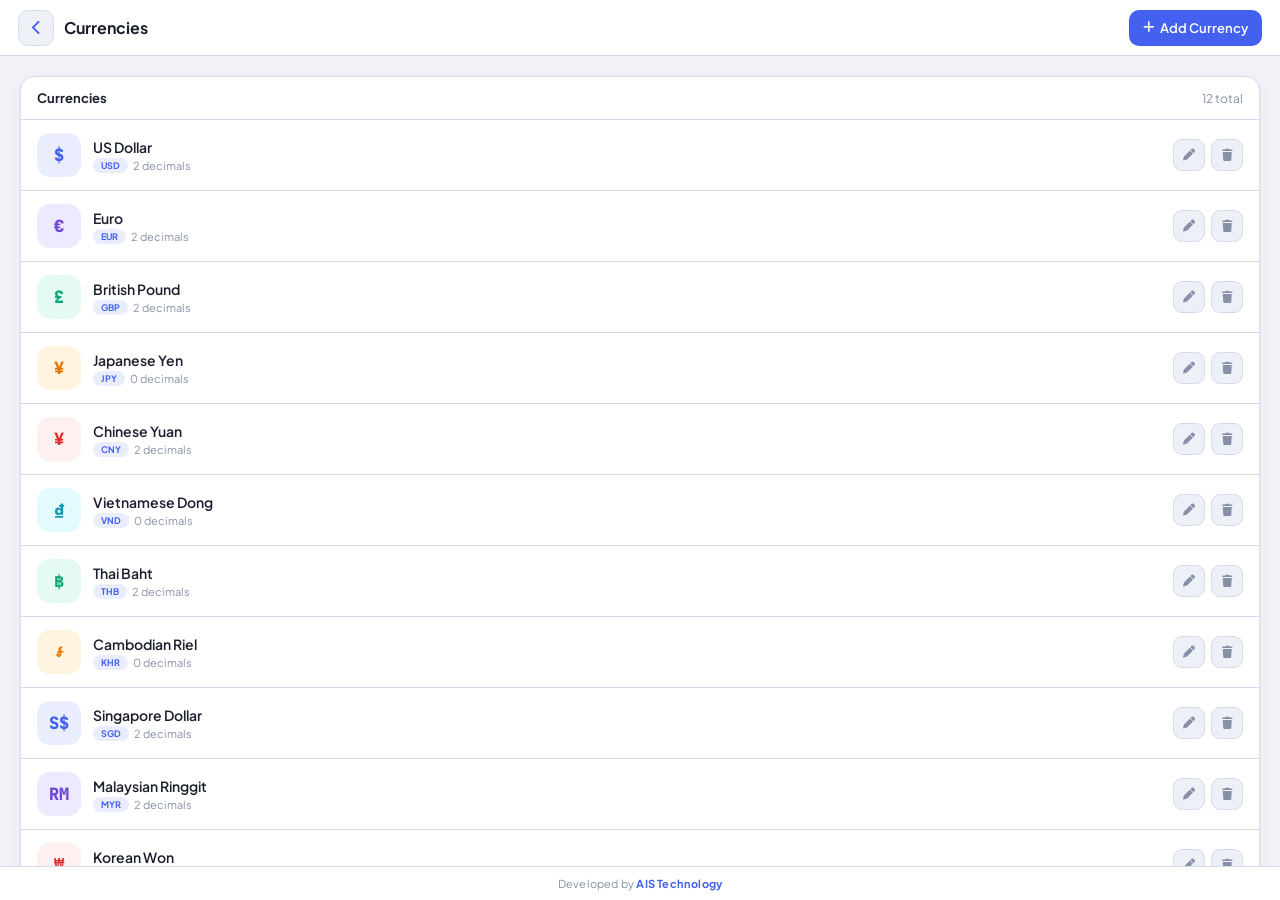
<file: currencies.html>
<!DOCTYPE html>
<html lang="en">
<head>
<meta charset="UTF-8">
<meta name="viewport" content="width=device-width,initial-scale=1.0,viewport-fit=cover">
<title>Currencies — POMS</title>
<link rel="stylesheet" href="shared.css">
<link href="https://cdnjs.cloudflare.com/ajax/libs/font-awesome/6.5.0/css/all.min.css" rel="stylesheet">
<style>
/* Currency symbol avatar override — larger mono font */
.cur-av { font-family: var(--mono); font-size: 17px; font-weight: 800; }
</style>
</head>
<body>
<div class="app">
  <div class="main">

    <div class="topbar">
      <a href="index.html" class="t-back"><i class="fa fa-chevron-left"></i></a>
      <div class="topbar-title">Currencies</div>
      <div class="topbar-actions">
        <button class="t-btn" onclick="openModal()"><i class="fa fa-plus"></i> Add Currency</button>
      </div>
    </div>

    <div class="content">
      <div class="card">
        <div class="card-head">
          <div class="card-title">Currencies</div>
          <span class="card-sub">12 total</span>
        </div>

        <div class="li">
          <div class="li-av cur-av" style="background:var(--acc-lt);color:var(--acc);">$</div>
          <div class="li-bd"><div class="li-nm">US Dollar</div><div class="li-sub"><span class="tag t-bl" style="font-size:9px;">USD</span><span>2 decimals</span></div></div>
          <div class="li-acts"><div class="abt" onclick="openModal('Edit Currency')"><i class="fa fa-pen"></i></div><div class="abt del"><i class="fa fa-trash"></i></div></div>
        </div>

        <div class="li">
          <div class="li-av cur-av" style="background:#ede9fe;color:var(--pur);">€</div>
          <div class="li-bd"><div class="li-nm">Euro</div><div class="li-sub"><span class="tag t-bl" style="font-size:9px;">EUR</span><span>2 decimals</span></div></div>
          <div class="li-acts"><div class="abt" onclick="openModal('Edit Currency')"><i class="fa fa-pen"></i></div><div class="abt del"><i class="fa fa-trash"></i></div></div>
        </div>

        <div class="li">
          <div class="li-av cur-av" style="background:var(--grn-lt);color:var(--grn);">£</div>
          <div class="li-bd"><div class="li-nm">British Pound</div><div class="li-sub"><span class="tag t-bl" style="font-size:9px;">GBP</span><span>2 decimals</span></div></div>
          <div class="li-acts"><div class="abt" onclick="openModal('Edit Currency')"><i class="fa fa-pen"></i></div><div class="abt del"><i class="fa fa-trash"></i></div></div>
        </div>

        <div class="li">
          <div class="li-av cur-av" style="background:var(--amb-lt);color:var(--amb);">¥</div>
          <div class="li-bd"><div class="li-nm">Japanese Yen</div><div class="li-sub"><span class="tag t-bl" style="font-size:9px;">JPY</span><span>0 decimals</span></div></div>
          <div class="li-acts"><div class="abt" onclick="openModal('Edit Currency')"><i class="fa fa-pen"></i></div><div class="abt del"><i class="fa fa-trash"></i></div></div>
        </div>

        <div class="li">
          <div class="li-av cur-av" style="background:var(--red-lt);color:var(--red);">¥</div>
          <div class="li-bd"><div class="li-nm">Chinese Yuan</div><div class="li-sub"><span class="tag t-bl" style="font-size:9px;">CNY</span><span>2 decimals</span></div></div>
          <div class="li-acts"><div class="abt" onclick="openModal('Edit Currency')"><i class="fa fa-pen"></i></div><div class="abt del"><i class="fa fa-trash"></i></div></div>
        </div>

        <div class="li">
          <div class="li-av cur-av" style="background:var(--cyn-lt);color:var(--cyn);">₫</div>
          <div class="li-bd"><div class="li-nm">Vietnamese Dong</div><div class="li-sub"><span class="tag t-bl" style="font-size:9px;">VND</span><span>0 decimals</span></div></div>
          <div class="li-acts"><div class="abt" onclick="openModal('Edit Currency')"><i class="fa fa-pen"></i></div><div class="abt del"><i class="fa fa-trash"></i></div></div>
        </div>

        <div class="li">
          <div class="li-av cur-av" style="background:var(--grn-lt);color:var(--grn);">฿</div>
          <div class="li-bd"><div class="li-nm">Thai Baht</div><div class="li-sub"><span class="tag t-bl" style="font-size:9px;">THB</span><span>2 decimals</span></div></div>
          <div class="li-acts"><div class="abt" onclick="openModal('Edit Currency')"><i class="fa fa-pen"></i></div><div class="abt del"><i class="fa fa-trash"></i></div></div>
        </div>

        <div class="li">
          <div class="li-av cur-av" style="background:var(--amb-lt);color:var(--amb);">៛</div>
          <div class="li-bd"><div class="li-nm">Cambodian Riel</div><div class="li-sub"><span class="tag t-bl" style="font-size:9px;">KHR</span><span>0 decimals</span></div></div>
          <div class="li-acts"><div class="abt" onclick="openModal('Edit Currency')"><i class="fa fa-pen"></i></div><div class="abt del"><i class="fa fa-trash"></i></div></div>
        </div>

        <div class="li">
          <div class="li-av cur-av" style="background:var(--acc-lt);color:var(--acc);">S$</div>
          <div class="li-bd"><div class="li-nm">Singapore Dollar</div><div class="li-sub"><span class="tag t-bl" style="font-size:9px;">SGD</span><span>2 decimals</span></div></div>
          <div class="li-acts"><div class="abt" onclick="openModal('Edit Currency')"><i class="fa fa-pen"></i></div><div class="abt del"><i class="fa fa-trash"></i></div></div>
        </div>

        <div class="li">
          <div class="li-av cur-av" style="background:#ede9fe;color:var(--pur);">RM</div>
          <div class="li-bd"><div class="li-nm">Malaysian Ringgit</div><div class="li-sub"><span class="tag t-bl" style="font-size:9px;">MYR</span><span>2 decimals</span></div></div>
          <div class="li-acts"><div class="abt" onclick="openModal('Edit Currency')"><i class="fa fa-pen"></i></div><div class="abt del"><i class="fa fa-trash"></i></div></div>
        </div>

        <div class="li">
          <div class="li-av cur-av" style="background:var(--red-lt);color:var(--red);">₩</div>
          <div class="li-bd"><div class="li-nm">Korean Won</div><div class="li-sub"><span class="tag t-bl" style="font-size:9px;">KRW</span><span>0 decimals</span></div></div>
          <div class="li-acts"><div class="abt" onclick="openModal('Edit Currency')"><i class="fa fa-pen"></i></div><div class="abt del"><i class="fa fa-trash"></i></div></div>
        </div>

        <div class="li">
          <div class="li-av cur-av" style="background:var(--cyn-lt);color:var(--cyn);">Rp</div>
          <div class="li-bd"><div class="li-nm">Indonesian Rupiah</div><div class="li-sub"><span class="tag t-bl" style="font-size:9px;">IDR</span><span>0 decimals</span></div></div>
          <div class="li-acts"><div class="abt" onclick="openModal('Edit Currency')"><i class="fa fa-pen"></i></div><div class="abt del"><i class="fa fa-trash"></i></div></div>
        </div>

      </div>
    </div><!-- /content -->
  <footer class="app-footer">Developed by <span>AIS Technology</span></footer>
  </div><!-- /main -->
</div><!-- /app -->

<!-- Add / Edit Modal -->
<div class="overlay" id="curModal">
  <div class="sheet">
    <div class="sh-drag"></div>
    <div class="sh-hd">
      <h3 id="curMT">Add Currency</h3>
      <button class="sh-cl" onclick="closeModal()"><i class="fa fa-times"></i></button>
    </div>
    <div class="sh-bd">
      <div class="r2">
        <div class="field"><label>Code *</label><input placeholder="USD" maxlength="10"></div>
        <div class="field"><label>Symbol *</label><input placeholder="$" maxlength="5"></div>
      </div>
      <div class="field"><label>Currency Name *</label><input placeholder="US Dollar"></div>
      <div class="field"><label>Decimal Places</label>
        <select>
          <option value="0">0 decimals (VND, JPY, KHR)</option>
          <option value="2" selected>2 decimals (USD, EUR, CNY)</option>
        </select>
      </div>
      <button class="sh-save"><i class="fa fa-check" style="margin-right:6px;"></i>Save Currency</button>
    </div>
  </div>
</div>

<script>
function openModal(t) {
  document.getElementById('curMT').textContent = t || 'Add Currency';
  document.getElementById('curModal').classList.add('show');
}
function closeModal() {
  document.getElementById('curModal').classList.remove('show');
}
document.getElementById('curModal').addEventListener('click', function(e) {
  if (e.target === this) closeModal();
});
</script>
</body>
</html>
</file>
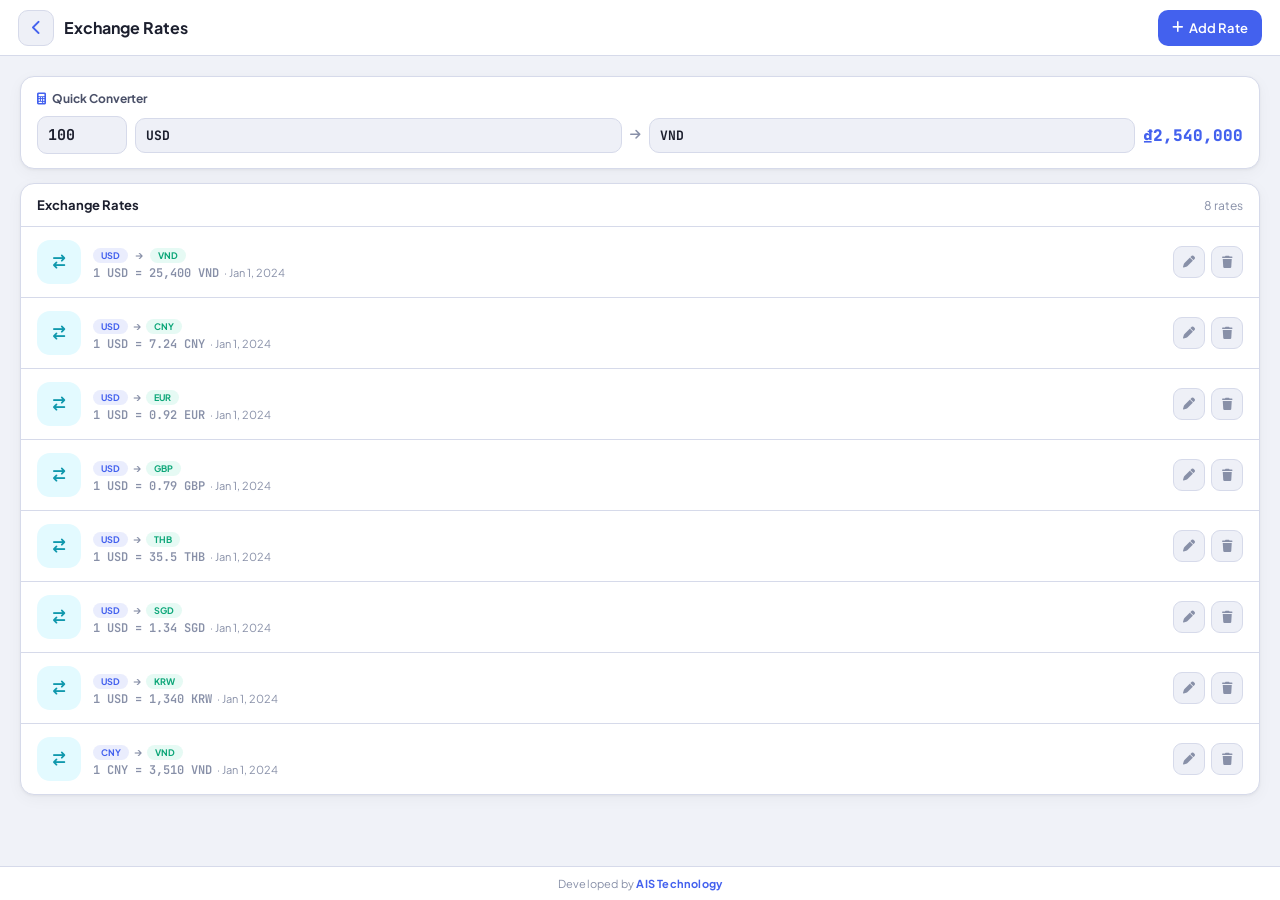
<file: exchange.html>
<!DOCTYPE html>
<html lang="en">
<head>
<meta charset="UTF-8">
<meta name="viewport" content="width=device-width,initial-scale=1.0,viewport-fit=cover">
<title>Exchange Rates — POMS</title>
<link rel="stylesheet" href="shared.css">
<link href="https://cdnjs.cloudflare.com/ajax/libs/font-awesome/6.5.0/css/all.min.css" rel="stylesheet">
<style>
/* ── Quick Converter ── */
.converter-bar {
  background: var(--s1); border: 1px solid var(--bd); border-radius: 14px;
  padding: 14px 16px; margin-bottom: 14px; box-shadow: var(--sh);
}
.conv-label {
  font-size: 12px; font-weight: 700; color: var(--tx2);
  margin-bottom: 10px; display: flex; align-items: center; gap: 6px;
}
.conv-row {
  display: flex; align-items: center; gap: 8px; flex-wrap: wrap;
}
.conv-row input {
  width: 90px; background: var(--s2); border: 1.5px solid var(--bd);
  border-radius: 10px; padding: 8px 10px; font-family: var(--mono);
  font-size: 15px; font-weight: 700; outline: none; color: var(--txt);
  transition: border .17s;
}
.conv-row input:focus { border-color: var(--acc); background: #fff; }
.conv-row select {
  background: var(--s2); border: 1.5px solid var(--bd); border-radius: 10px;
  padding: 8px 10px; font-family: var(--mono); font-size: 13px; font-weight: 700;
  outline: none; -webkit-appearance: none; color: var(--txt); cursor: pointer;
  flex: 1; min-width: 70px; transition: border .17s;
}
.conv-row select:focus { border-color: var(--acc); }
.conv-arrow { color: var(--mut); font-size: 12px; flex-shrink: 0; }
.conv-result {
  font-family: var(--mono); font-weight: 800; font-size: 16px;
  color: var(--acc); min-width: 80px; flex-shrink: 0;
}

/* ── Rate preview in modal ── */
.rate-preview {
  background: var(--acc-lt); border: 1.5px solid rgba(67,97,238,.18);
  border-radius: 10px; padding: 9px 13px; margin-bottom: 12px;
  font-size: 12px; color: var(--acc); font-family: var(--mono); font-weight: 600;
}
</style>
</head>
<body>
<div class="app">
  <div class="main">

    <div class="topbar">
      <a href="index.html" class="t-back"><i class="fa fa-chevron-left"></i></a>
      <div class="topbar-title">Exchange Rates</div>
      <div class="topbar-actions">
        <button class="t-btn" onclick="openRateModal()"><i class="fa fa-plus"></i> Add Rate</button>
      </div>
    </div>

    <div class="content">

      <!-- Quick Converter -->
      <div class="converter-bar">
        <div class="conv-label">
          <i class="fa fa-calculator" style="color:var(--acc);"></i> Quick Converter
        </div>
        <div class="conv-row">
          <input type="number" value="100" placeholder="Amount">
          <select><option>USD</option><option>EUR</option><option>CNY</option><option>VND</option></select>
          <i class="fa fa-arrow-right conv-arrow"></i>
          <select><option>VND</option><option>USD</option><option>EUR</option><option>CNY</option></select>
          <div class="conv-result">₫2,540,000</div>
        </div>
      </div>

      <!-- Rates list -->
      <div class="card">
        <div class="card-head">
          <div class="card-title">Exchange Rates</div>
          <span class="card-sub">8 rates</span>
        </div>

        <!-- Rate rows -->
        <div class="li">
          <div class="li-av" style="background:var(--cyn-lt);color:var(--cyn);"><i class="fa fa-arrow-right-arrow-left"></i></div>
          <div class="li-bd">
            <div class="li-nm">
              <span class="tag t-bl" style="font-size:9px;">USD</span>
              <span style="color:var(--mut);margin:0 5px;font-size:11px;">→</span>
              <span class="tag t-gn" style="font-size:9px;">VND</span>
            </div>
            <div class="li-sub"><span style="font-family:var(--mono);font-weight:600;font-size:12px;">1 USD = 25,400 VND</span><span>· Jan 1, 2024</span></div>
          </div>
          <div class="li-acts"><div class="abt" onclick="openRateModal('Edit Rate')"><i class="fa fa-pen"></i></div><div class="abt del"><i class="fa fa-trash"></i></div></div>
        </div>

        <div class="li">
          <div class="li-av" style="background:var(--cyn-lt);color:var(--cyn);"><i class="fa fa-arrow-right-arrow-left"></i></div>
          <div class="li-bd">
            <div class="li-nm"><span class="tag t-bl" style="font-size:9px;">USD</span><span style="color:var(--mut);margin:0 5px;font-size:11px;">→</span><span class="tag t-gn" style="font-size:9px;">CNY</span></div>
            <div class="li-sub"><span style="font-family:var(--mono);font-weight:600;font-size:12px;">1 USD = 7.24 CNY</span><span>· Jan 1, 2024</span></div>
          </div>
          <div class="li-acts"><div class="abt" onclick="openRateModal('Edit Rate')"><i class="fa fa-pen"></i></div><div class="abt del"><i class="fa fa-trash"></i></div></div>
        </div>

        <div class="li">
          <div class="li-av" style="background:var(--cyn-lt);color:var(--cyn);"><i class="fa fa-arrow-right-arrow-left"></i></div>
          <div class="li-bd">
            <div class="li-nm"><span class="tag t-bl" style="font-size:9px;">USD</span><span style="color:var(--mut);margin:0 5px;font-size:11px;">→</span><span class="tag t-gn" style="font-size:9px;">EUR</span></div>
            <div class="li-sub"><span style="font-family:var(--mono);font-weight:600;font-size:12px;">1 USD = 0.92 EUR</span><span>· Jan 1, 2024</span></div>
          </div>
          <div class="li-acts"><div class="abt" onclick="openRateModal('Edit Rate')"><i class="fa fa-pen"></i></div><div class="abt del"><i class="fa fa-trash"></i></div></div>
        </div>

        <div class="li">
          <div class="li-av" style="background:var(--cyn-lt);color:var(--cyn);"><i class="fa fa-arrow-right-arrow-left"></i></div>
          <div class="li-bd">
            <div class="li-nm"><span class="tag t-bl" style="font-size:9px;">USD</span><span style="color:var(--mut);margin:0 5px;font-size:11px;">→</span><span class="tag t-gn" style="font-size:9px;">GBP</span></div>
            <div class="li-sub"><span style="font-family:var(--mono);font-weight:600;font-size:12px;">1 USD = 0.79 GBP</span><span>· Jan 1, 2024</span></div>
          </div>
          <div class="li-acts"><div class="abt" onclick="openRateModal('Edit Rate')"><i class="fa fa-pen"></i></div><div class="abt del"><i class="fa fa-trash"></i></div></div>
        </div>

        <div class="li">
          <div class="li-av" style="background:var(--cyn-lt);color:var(--cyn);"><i class="fa fa-arrow-right-arrow-left"></i></div>
          <div class="li-bd">
            <div class="li-nm"><span class="tag t-bl" style="font-size:9px;">USD</span><span style="color:var(--mut);margin:0 5px;font-size:11px;">→</span><span class="tag t-gn" style="font-size:9px;">THB</span></div>
            <div class="li-sub"><span style="font-family:var(--mono);font-weight:600;font-size:12px;">1 USD = 35.5 THB</span><span>· Jan 1, 2024</span></div>
          </div>
          <div class="li-acts"><div class="abt" onclick="openRateModal('Edit Rate')"><i class="fa fa-pen"></i></div><div class="abt del"><i class="fa fa-trash"></i></div></div>
        </div>

        <div class="li">
          <div class="li-av" style="background:var(--cyn-lt);color:var(--cyn);"><i class="fa fa-arrow-right-arrow-left"></i></div>
          <div class="li-bd">
            <div class="li-nm"><span class="tag t-bl" style="font-size:9px;">USD</span><span style="color:var(--mut);margin:0 5px;font-size:11px;">→</span><span class="tag t-gn" style="font-size:9px;">SGD</span></div>
            <div class="li-sub"><span style="font-family:var(--mono);font-weight:600;font-size:12px;">1 USD = 1.34 SGD</span><span>· Jan 1, 2024</span></div>
          </div>
          <div class="li-acts"><div class="abt" onclick="openRateModal('Edit Rate')"><i class="fa fa-pen"></i></div><div class="abt del"><i class="fa fa-trash"></i></div></div>
        </div>

        <div class="li">
          <div class="li-av" style="background:var(--cyn-lt);color:var(--cyn);"><i class="fa fa-arrow-right-arrow-left"></i></div>
          <div class="li-bd">
            <div class="li-nm"><span class="tag t-bl" style="font-size:9px;">USD</span><span style="color:var(--mut);margin:0 5px;font-size:11px;">→</span><span class="tag t-gn" style="font-size:9px;">KRW</span></div>
            <div class="li-sub"><span style="font-family:var(--mono);font-weight:600;font-size:12px;">1 USD = 1,340 KRW</span><span>· Jan 1, 2024</span></div>
          </div>
          <div class="li-acts"><div class="abt" onclick="openRateModal('Edit Rate')"><i class="fa fa-pen"></i></div><div class="abt del"><i class="fa fa-trash"></i></div></div>
        </div>

        <div class="li">
          <div class="li-av" style="background:var(--cyn-lt);color:var(--cyn);"><i class="fa fa-arrow-right-arrow-left"></i></div>
          <div class="li-bd">
            <div class="li-nm"><span class="tag t-bl" style="font-size:9px;">CNY</span><span style="color:var(--mut);margin:0 5px;font-size:11px;">→</span><span class="tag t-gn" style="font-size:9px;">VND</span></div>
            <div class="li-sub"><span style="font-family:var(--mono);font-weight:600;font-size:12px;">1 CNY = 3,510 VND</span><span>· Jan 1, 2024</span></div>
          </div>
          <div class="li-acts"><div class="abt" onclick="openRateModal('Edit Rate')"><i class="fa fa-pen"></i></div><div class="abt del"><i class="fa fa-trash"></i></div></div>
        </div>

      </div>
    </div><!-- /content -->
  <footer class="app-footer">Developed by <span>AIS Technology</span></footer>
  </div><!-- /main -->
</div><!-- /app -->

<!-- Add / Edit Rate Modal -->
<div class="overlay" id="rateModal">
  <div class="sheet">
    <div class="sh-drag"></div>
    <div class="sh-hd">
      <h3 id="rateMT">Add Exchange Rate</h3>
      <button class="sh-cl" onclick="closeRateModal()"><i class="fa fa-times"></i></button>
    </div>
    <div class="sh-bd">
      <div class="r2">
        <div class="field"><label>From *</label>
          <select><option>Select…</option><option>USD</option><option>EUR</option><option>CNY</option><option>VND</option></select>
        </div>
        <div class="field"><label>To *</label>
          <select><option>Select…</option><option>USD</option><option>EUR</option><option>CNY</option><option>VND</option></select>
        </div>
      </div>
      <div class="field"><label>Rate *</label>
        <input type="number" placeholder="e.g. 25400">
      </div>
      <div class="field"><label>Effective Date</label>
        <input type="date" value="2024-03-17">
      </div>
      <div class="rate-preview">1 USD = 25,400 VND</div>
      <button class="sh-save"><i class="fa fa-check" style="margin-right:6px;"></i>Save Rate</button>
    </div>
  </div>
</div>

<script>
function openRateModal(t) {
  document.getElementById('rateMT').textContent = t || 'Add Exchange Rate';
  document.getElementById('rateModal').classList.add('show');
}
function closeRateModal() {
  document.getElementById('rateModal').classList.remove('show');
}
document.getElementById('rateModal').addEventListener('click', function(e) {
  if (e.target === this) closeRateModal();
});
</script>
</body>
</html>
</file>
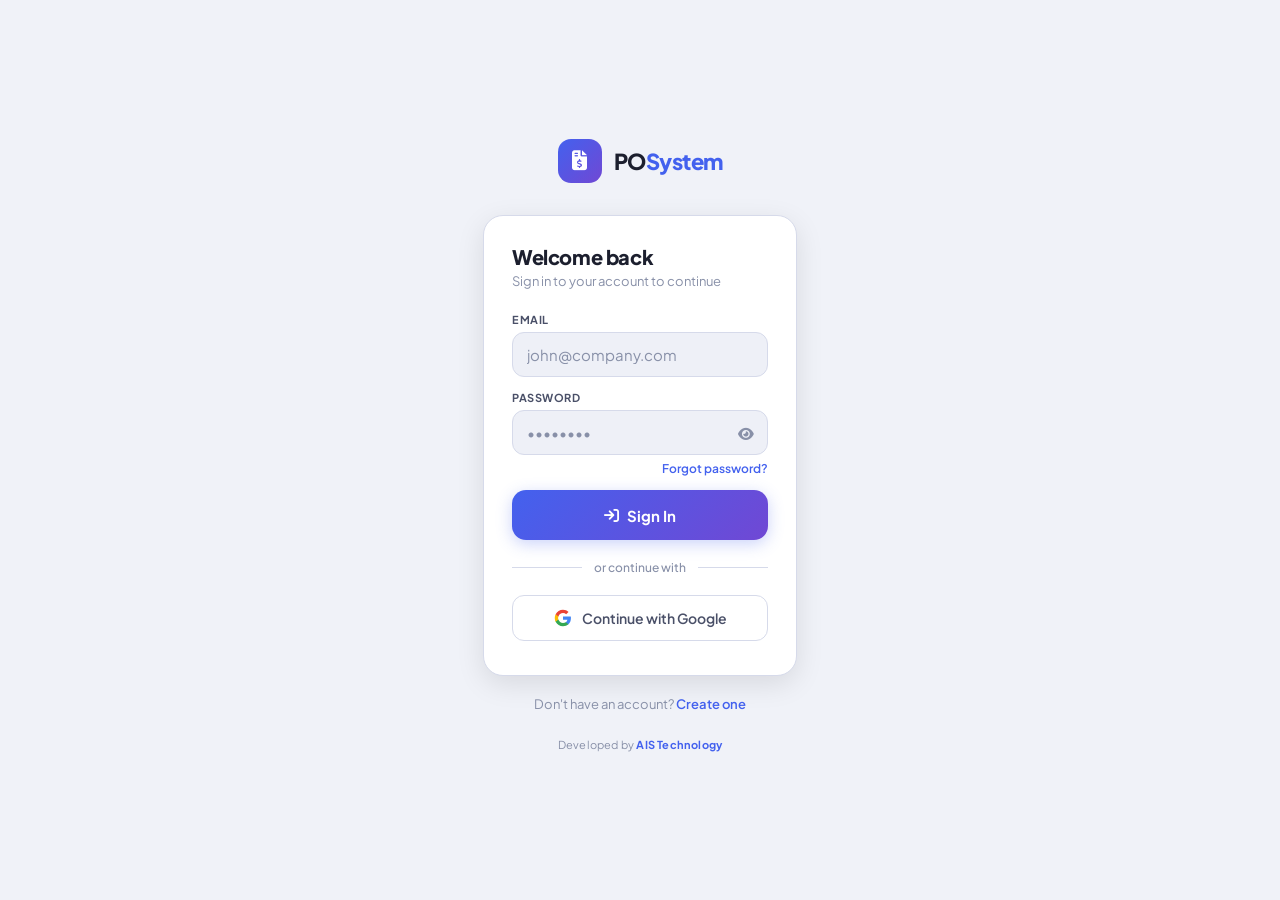
<file: login.html>
<!DOCTYPE html>
<html lang="en">
<head>
<meta charset="UTF-8">
<meta name="viewport" content="width=device-width,initial-scale=1.0,viewport-fit=cover">
<title>Sign In — POMS</title>
<link rel="stylesheet" href="shared.css">
<link href="https://cdnjs.cloudflare.com/ajax/libs/font-awesome/6.5.0/css/all.min.css" rel="stylesheet">
<style>
html, body { height: 100%; display: flex; align-items: center; justify-content: center; }
body { background: var(--bg); padding: 20px; }

.auth-wrap {
  width: 90%;
  max-width: 400px;
  display: flex; flex-direction: column; gap: 0;
}

@media (max-width: 600px)  { .auth-wrap { width: 80vw; } }
@media (min-width: 601px) and (max-width: 1024px) { .auth-wrap { width: 60vw; max-width: 520px; } }
@media (min-width: 1025px) { .auth-wrap { width: 100%; max-width: 400px; } }

/* Brand */
.auth-brand {
  display: flex; align-items: center; gap: 12px;
  justify-content: center; margin-bottom: 32px;
}
.auth-logo {
  width: 44px; height: 44px; border-radius: 13px;
  background: linear-gradient(135deg, var(--acc), var(--pur));
  display: flex; align-items: center; justify-content: center;
  font-size: 20px; color: #fff;
}
.auth-brand-name {
  font-size: 22px; font-weight: 800; letter-spacing: -.5px;
}
.auth-brand-name span { color: var(--acc); }

/* Card */
.auth-card {
  background: var(--s1); border: 1px solid var(--bd);
  border-radius: 20px; padding: 28px 28px 24px;
  box-shadow: var(--sh2);
}
.auth-title    { font-size: 20px; font-weight: 800; margin-bottom: 4px; letter-spacing: -.4px; }
.auth-subtitle { font-size: 13px; color: var(--mut); margin-bottom: 24px; }

/* Fields */
.field { margin-bottom: 14px; }
.field label {
  display: block; font-size: 11px; font-weight: 700; color: var(--tx2);
  margin-bottom: 6px; text-transform: uppercase; letter-spacing: .5px;
}
.field input {
  width: 100%; background: var(--s2); border: 1.5px solid var(--bd);
  border-radius: 12px; color: var(--txt); font-family: var(--sans);
  font-size: 15px; padding: 12px 14px; outline: none;
  transition: border .17s, box-shadow .17s; -webkit-appearance: none;
}
.field input:focus {
  border-color: var(--acc); background: #fff;
  box-shadow: 0 0 0 3px rgba(67,97,238,.1);
}
.field input::placeholder { color: var(--mut); }

/* Password toggle */
.field-pw { position: relative; }
.field-pw input { padding-right: 46px; }
.pw-toggle {
  position: absolute; right: 14px; top: 50%; transform: translateY(-50%);
  color: var(--mut); cursor: pointer; font-size: 14px;
  background: none; border: none; padding: 0;
}
.pw-toggle:hover { color: var(--acc); }

/* Forgot */
.field-meta {
  display: flex; justify-content: flex-end; margin-top: -8px; margin-bottom: 14px;
}
.field-meta a { font-size: 12px; color: var(--acc); font-weight: 600; }

/* Submit */
.auth-btn {
  width: 100%; height: 50px; border-radius: 14px;
  background: linear-gradient(135deg, var(--acc), var(--pur));
  border: none; color: #fff; font-family: var(--sans);
  font-weight: 700; font-size: 15px; cursor: pointer;
  box-shadow: 0 4px 16px rgba(67,97,238,.28);
  transition: opacity .15s, transform .12s;
  display: flex; align-items: center; justify-content: center; gap: 8px;
}
.auth-btn:hover  { opacity: .92; }
.auth-btn:active { transform: scale(.98); }

/* Divider */
.divider {
  display: flex; align-items: center; gap: 12px;
  margin: 20px 0; color: var(--mut); font-size: 12px; font-weight: 500;
}
.divider::before, .divider::after {
  content: ''; flex: 1; height: 1px; background: var(--bd);
}

/* OAuth button */
.oauth-btn {
  width: 100%; height: 46px; border-radius: 12px;
  background: var(--s1); border: 1.5px solid var(--bd);
  color: var(--tx2); font-family: var(--sans); font-weight: 600; font-size:14px;
  cursor: pointer; display: flex; align-items: center; justify-content: center; gap: 10px;
  transition: all .15s; margin-bottom: 10px;
}
.oauth-btn:hover { background: var(--s2); border-color: var(--acc); }
.oauth-btn img { width: 18px; height: 18px; }

/* Footer link */
.auth-footer {
  text-align: center; margin-top: 20px;
  font-size: 13px; color: var(--mut);
}
.auth-footer a { color: var(--acc); font-weight: 600; }

/* Override shared footer style for auth pages */
.auth-wrap .app-footer {
  border-top: none; background: transparent; margin-top: 16px;
}
</style>
</head>
<body>
<div class="auth-wrap">

  <div class="auth-brand">
    <div class="auth-logo"><i class="fa fa-file-invoice-dollar"></i></div>
    <div class="auth-brand-name">PO<span>System</span></div>
  </div>

  <div class="auth-card">
    <div class="auth-title">Welcome back</div>
    <div class="auth-subtitle">Sign in to your account to continue</div>

    <div class="field">
      <label>Email</label>
      <input type="email" placeholder="john@company.com" autocomplete="email">
    </div>

    <div class="field">
      <label>Password</label>
      <div class="field-pw">
        <input type="password" id="pwInput" placeholder="••••••••" autocomplete="current-password">
        <button class="pw-toggle" onclick="togglePw()" type="button">
          <i class="fa fa-eye" id="pwIcon"></i>
        </button>
      </div>
    </div>

    <div class="field-meta">
      <a href="#">Forgot password?</a>
    </div>

    <a href="index.html">
      <button class="auth-btn">
        <i class="fa fa-arrow-right-to-bracket"></i> Sign In
      </button>
    </a>

    <div class="divider">or continue with</div>

    <button class="oauth-btn">
      <svg width="18" height="18" viewBox="0 0 24 24"><path fill="#4285F4" d="M22.56 12.25c0-.78-.07-1.53-.2-2.25H12v4.26h5.92c-.26 1.37-1.04 2.53-2.21 3.31v2.77h3.57c2.08-1.92 3.28-4.74 3.28-8.09z"/><path fill="#34A853" d="M12 23c2.97 0 5.46-.98 7.28-2.66l-3.57-2.77c-.98.66-2.23 1.06-3.71 1.06-2.86 0-5.29-1.93-6.16-4.53H2.18v2.84C3.99 20.53 7.7 23 12 23z"/><path fill="#FBBC05" d="M5.84 14.09c-.22-.66-.35-1.36-.35-2.09s.13-1.43.35-2.09V7.07H2.18C1.43 8.55 1 10.22 1 12s.43 3.45 1.18 4.93l3.66-2.84z"/><path fill="#EA4335" d="M12 5.38c1.62 0 3.06.56 4.21 1.64l3.15-3.15C17.45 2.09 14.97 1 12 1 7.7 1 3.99 3.47 2.18 7.07l3.66 2.84c.87-2.6 3.3-4.53 6.16-4.53z"/></svg>
      Continue with Google
    </button>
  </div>

  <div class="auth-footer">
    Don't have an account? <a href="register.html">Create one</a>
  </div>

  <p class="app-footer">Developed by <span>AIS Technology</span></p>

</div>

<script>
function togglePw() {
  var inp = document.getElementById('pwInput');
  var ico = document.getElementById('pwIcon');
  if (inp.type === 'password') {
    inp.type = 'text';
    ico.className = 'fa fa-eye-slash';
  } else {
    inp.type = 'password';
    ico.className = 'fa fa-eye';
  }
}
</script>
</body>
</html>
</file>
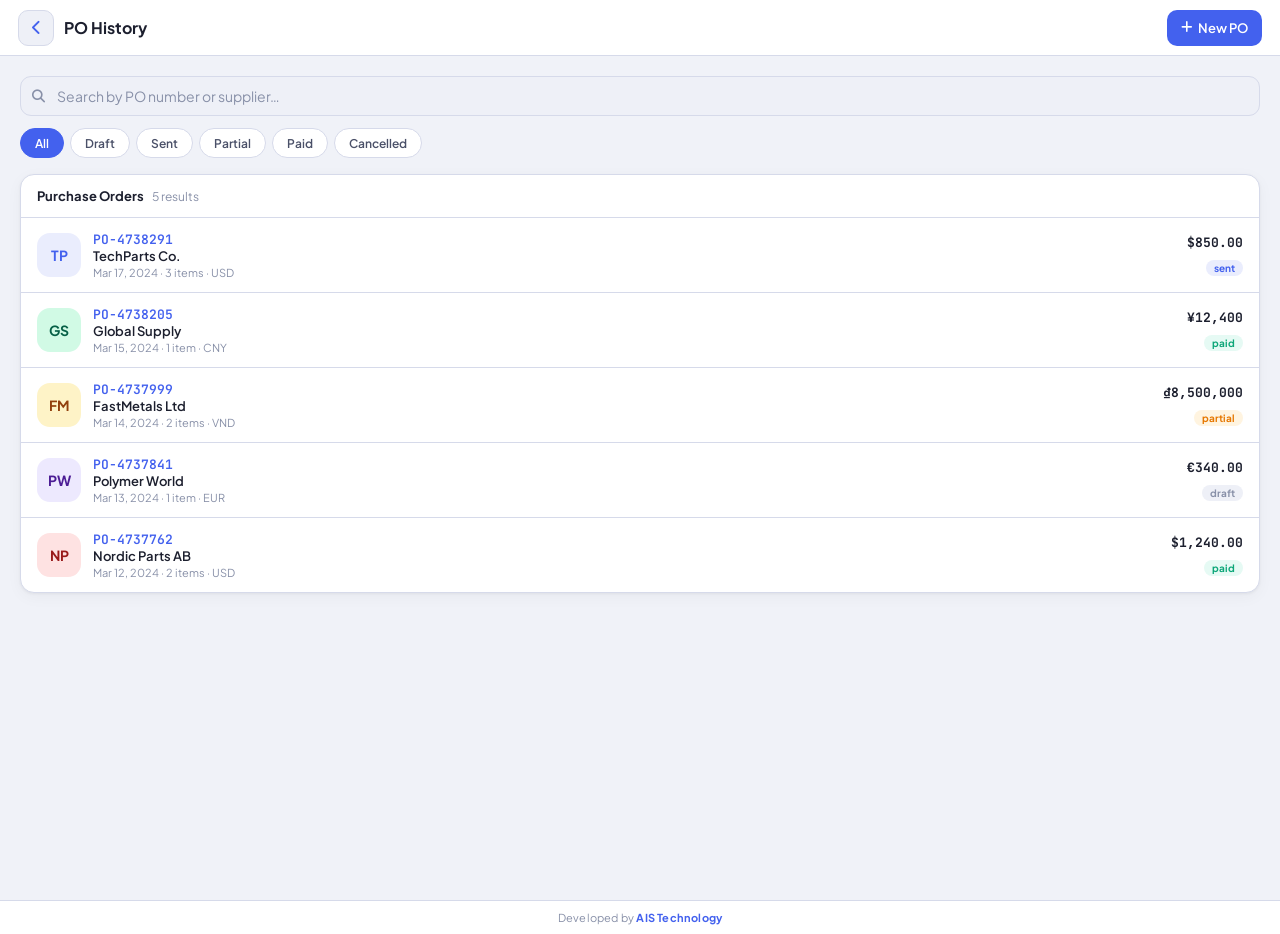
<file: orders.html>
<!DOCTYPE html>
<html lang="en">
<head>
<meta charset="UTF-8">
<meta name="viewport" content="width=device-width,initial-scale=1.0,viewport-fit=cover">
<title>PO History — POMS</title>
<link rel="stylesheet" href="shared.css">
<link href="https://cdnjs.cloudflare.com/ajax/libs/font-awesome/6.5.0/css/all.min.css" rel="stylesheet">
</head>
<body>
<div class="app">
  <div class="main">
    <div class="topbar">
      <a href="index.html" class="t-back"><i class="fa fa-chevron-left"></i></a>
      <div class="topbar-title">PO History</div>
      <div class="topbar-actions">
        <a href="purchase.html"><button class="t-btn"><i class="fa fa-plus"></i> New PO</button></a>
      </div>
    </div>
    <div class="content">

      <div class="search-wrap" style="margin-bottom:12px;">
        <i class="fa fa-search"></i>
        <input class="search-input" placeholder="Search by PO number or supplier…">
      </div>

      <div class="filter-bar" style="margin-bottom:14px;">
        <span class="chip on" onclick="setFilter(this,'')">All</span>
        <span class="chip" onclick="setFilter(this,'draft')">Draft</span>
        <span class="chip" onclick="setFilter(this,'sent')">Sent</span>
        <span class="chip" onclick="setFilter(this,'partial')">Partial</span>
        <span class="chip" onclick="setFilter(this,'paid')">Paid</span>
        <span class="chip" onclick="setFilter(this,'cancelled')">Cancelled</span>
      </div>

      <div class="card">
        <div class="card-head">
          <div class="card-title">Purchase Orders <span class="card-sub">5 results</span></div>
        </div>
        <a class="li tap" href="purchase-detail.html">
          <div class="li-av" style="background:#eaedfd;color:#4361ee;"><span class="ini">TP</span></div>
          <div class="li-bd"><div class="li-nm" style="font-family:var(--mono);font-size:13px;color:var(--acc);">PO-4738291</div><div style="font-size:13px;font-weight:600;">TechParts Co.</div><div class="li-sub">Mar 17, 2024 · 3 items · USD</div></div>
          <div class="li-rt"><div style="font-family:var(--mono);font-weight:700;font-size:13px;">$850.00</div><div style="margin-top:4px;"><span class="tag t-bl">sent</span></div></div>
        </a>
        <a class="li tap" href="purchase-detail.html">
          <div class="li-av" style="background:#d1fae5;color:#065f46;"><span class="ini">GS</span></div>
          <div class="li-bd"><div class="li-nm" style="font-family:var(--mono);font-size:13px;color:var(--acc);">PO-4738205</div><div style="font-size:13px;font-weight:600;">Global Supply</div><div class="li-sub">Mar 15, 2024 · 1 item · CNY</div></div>
          <div class="li-rt"><div style="font-family:var(--mono);font-weight:700;font-size:13px;">¥12,400</div><div style="margin-top:4px;"><span class="tag t-gn">paid</span></div></div>
        </a>
        <a class="li tap" href="purchase-detail.html">
          <div class="li-av" style="background:#fef3c7;color:#92400e;"><span class="ini">FM</span></div>
          <div class="li-bd"><div class="li-nm" style="font-family:var(--mono);font-size:13px;color:var(--acc);">PO-4737999</div><div style="font-size:13px;font-weight:600;">FastMetals Ltd</div><div class="li-sub">Mar 14, 2024 · 2 items · VND</div></div>
          <div class="li-rt"><div style="font-family:var(--mono);font-weight:700;font-size:13px;">₫8,500,000</div><div style="margin-top:4px;"><span class="tag t-am">partial</span></div></div>
        </a>
        <a class="li tap" href="purchase-detail.html">
          <div class="li-av" style="background:#ede9fe;color:#4c1d95;"><span class="ini">PW</span></div>
          <div class="li-bd"><div class="li-nm" style="font-family:var(--mono);font-size:13px;color:var(--acc);">PO-4737841</div><div style="font-size:13px;font-weight:600;">Polymer World</div><div class="li-sub">Mar 13, 2024 · 1 item · EUR</div></div>
          <div class="li-rt"><div style="font-family:var(--mono);font-weight:700;font-size:13px;">€340.00</div><div style="margin-top:4px;"><span class="tag t-gy">draft</span></div></div>
        </a>
        <a class="li tap" href="purchase-detail.html">
          <div class="li-av" style="background:#fee2e2;color:#991b1b;"><span class="ini">NP</span></div>
          <div class="li-bd"><div class="li-nm" style="font-family:var(--mono);font-size:13px;color:var(--acc);">PO-4737762</div><div style="font-size:13px;font-weight:600;">Nordic Parts AB</div><div class="li-sub">Mar 12, 2024 · 2 items · USD</div></div>
          <div class="li-rt"><div style="font-family:var(--mono);font-weight:700;font-size:13px;">$1,240.00</div><div style="margin-top:4px;"><span class="tag t-gn">paid</span></div></div>
        </a>
      </div>
    </div>
  </div>
</div>
  <footer class="app-footer">Developed by <span>AIS Technology</span></footer>



<script>
function setFilter(el, val) {
  document.querySelectorAll('.filter-bar .chip').forEach(c => c.classList.remove('on'));
  el.classList.add('on');
}
</script>
</body>
</html>
</file>
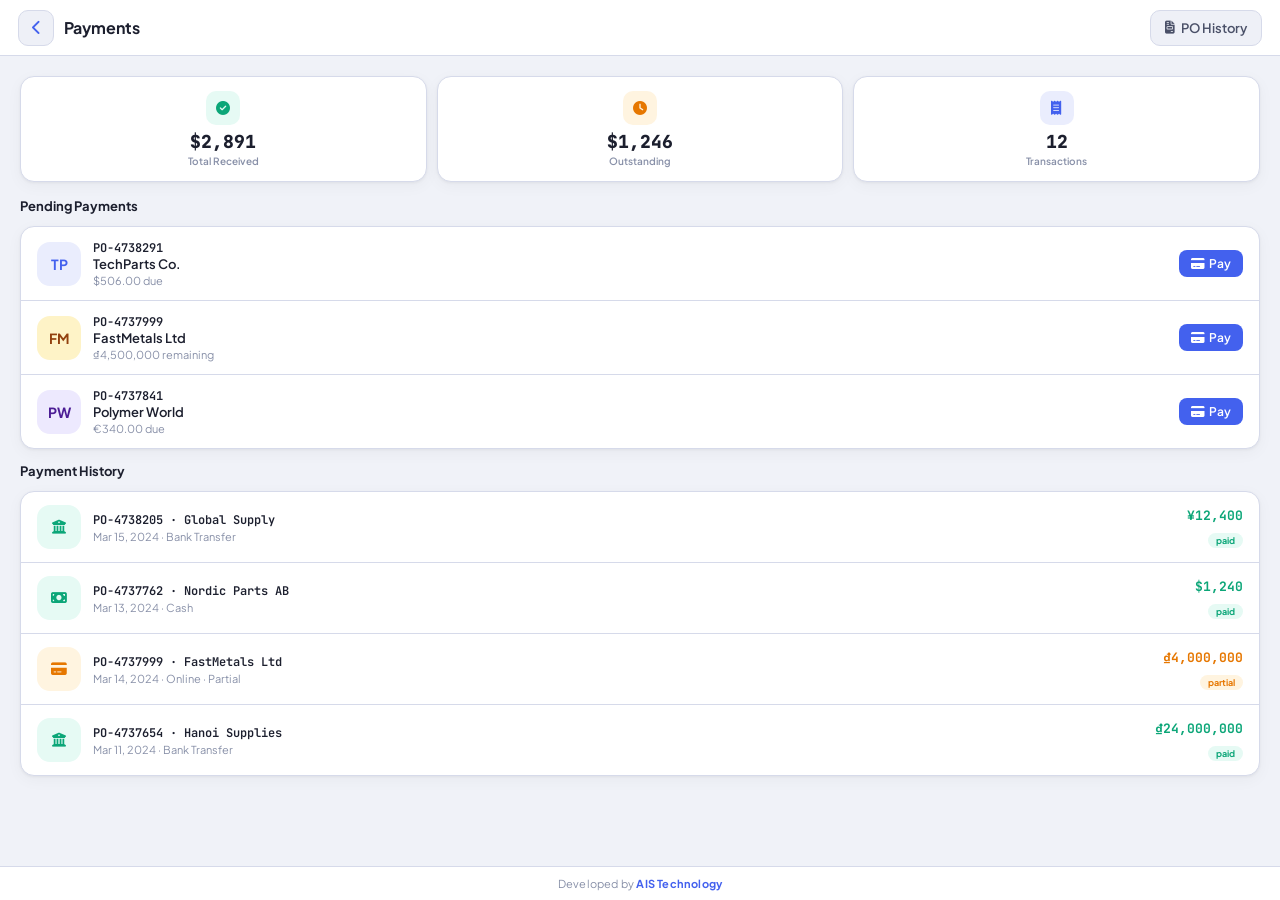
<file: payment.html>
<!DOCTYPE html>
<html lang="en">
<head>
<meta charset="UTF-8">
<meta name="viewport" content="width=device-width,initial-scale=1.0,viewport-fit=cover">
<title>Payments — POMS</title>
<link rel="stylesheet" href="shared.css">
<link href="https://cdnjs.cloudflare.com/ajax/libs/font-awesome/6.5.0/css/all.min.css" rel="stylesheet">
<style>
/* ── Summary cards ── */
.pay-summary {
  display: grid; grid-template-columns: repeat(3, 1fr);
  gap: 10px; margin-bottom: 16px;
}
.ps-card {
  background: var(--s1); border: 1px solid var(--bd); border-radius: 14px;
  padding: 14px 12px; box-shadow: var(--sh); text-align: center;
}
.ps-ic {
  width: 34px; height: 34px; border-radius: 10px;
  display: flex; align-items: center; justify-content: center;
  font-size: 14px; margin: 0 auto 8px;
}
.ps-v { font-family: var(--mono); font-weight: 800; font-size: 18px; line-height: 1; }
.ps-l { font-size: 10px; color: var(--mut); margin-top: 4px; font-weight: 600; }

/* ── Pay button ── */
.pay-btn {
  background: var(--acc); color: #fff; border: none;
  border-radius: 8px; padding: 6px 12px;
  font-family: var(--sans); font-weight: 600; font-size: 12px;
  cursor: pointer; display: flex; align-items: center; gap: 4px;
  white-space: nowrap;
}
.pay-btn:hover { opacity: .88; }

/* ── Amount colours ── */
.amt-grn { font-family: var(--mono); font-weight: 700; font-size: 13px; color: var(--grn); }
.amt-amb { font-family: var(--mono); font-weight: 700; font-size: 13px; color: var(--amb); }
</style>
</head>
<body>
<div class="app">
  <div class="main">

    <div class="topbar">
      <a href="index.html" class="t-back"><i class="fa fa-chevron-left"></i></a>
      <div class="topbar-title">Payments</div>
      <div class="topbar-actions">
        <a href="orders.html"><button class="t-btn ghost"><i class="fa fa-file-invoice"></i> PO History</button></a>
      </div>
    </div>

    <div class="content">

      <!-- Summary -->
      <div class="pay-summary">
        <div class="ps-card">
          <div class="ps-ic" style="background:var(--grn-lt);color:var(--grn);"><i class="fa fa-circle-check"></i></div>
          <div class="ps-v">$2,891</div>
          <div class="ps-l">Total Received</div>
        </div>
        <div class="ps-card">
          <div class="ps-ic" style="background:var(--amb-lt);color:var(--amb);"><i class="fa fa-clock"></i></div>
          <div class="ps-v">$1,246</div>
          <div class="ps-l">Outstanding</div>
        </div>
        <div class="ps-card">
          <div class="ps-ic" style="background:var(--acc-lt);color:var(--acc);"><i class="fa fa-receipt"></i></div>
          <div class="ps-v">12</div>
          <div class="ps-l">Transactions</div>
        </div>
      </div>

      <!-- Pending Payments -->
      <div class="section-hd"><div class="section-t">Pending Payments</div></div>
      <div class="card">
        <div class="li">
          <div class="li-av" style="background:#eaedfd;color:#4361ee;"><span class="ini">TP</span></div>
          <div class="li-bd">
            <div class="li-nm" style="font-family:var(--mono);font-size:12px;">PO-4738291</div>
            <div style="font-size:13px;font-weight:600;">TechParts Co.</div>
            <div class="li-sub">$506.00 due</div>
          </div>
          <div class="li-rt">
            <button class="pay-btn" onclick="openPayModal('PO-4738291')">
              <i class="fa fa-credit-card"></i> Pay
            </button>
          </div>
        </div>
        <div class="li">
          <div class="li-av" style="background:#fef3c7;color:#92400e;"><span class="ini">FM</span></div>
          <div class="li-bd">
            <div class="li-nm" style="font-family:var(--mono);font-size:12px;">PO-4737999</div>
            <div style="font-size:13px;font-weight:600;">FastMetals Ltd</div>
            <div class="li-sub">₫4,500,000 remaining</div>
          </div>
          <div class="li-rt">
            <button class="pay-btn" onclick="openPayModal('PO-4737999')">
              <i class="fa fa-credit-card"></i> Pay
            </button>
          </div>
        </div>
        <div class="li">
          <div class="li-av" style="background:#ede9fe;color:#4c1d95;"><span class="ini">PW</span></div>
          <div class="li-bd">
            <div class="li-nm" style="font-family:var(--mono);font-size:12px;">PO-4737841</div>
            <div style="font-size:13px;font-weight:600;">Polymer World</div>
            <div class="li-sub">€340.00 due</div>
          </div>
          <div class="li-rt">
            <button class="pay-btn" onclick="openPayModal('PO-4737841')">
              <i class="fa fa-credit-card"></i> Pay
            </button>
          </div>
        </div>
      </div>

      <!-- Payment History -->
      <div class="section-hd" style="margin-top:6px;"><div class="section-t">Payment History</div></div>
      <div class="card">
        <div class="li">
          <div class="li-av" style="background:var(--grn-lt);color:var(--grn);"><i class="fa fa-university"></i></div>
          <div class="li-bd">
            <div class="li-nm" style="font-family:var(--mono);font-size:12px;">PO-4738205 · Global Supply</div>
            <div class="li-sub">Mar 15, 2024 · Bank Transfer</div>
          </div>
          <div class="li-rt">
            <div class="amt-grn">¥12,400</div>
            <div style="margin-top:3px;"><span class="tag t-gn" style="font-size:9px;">paid</span></div>
          </div>
        </div>
        <div class="li">
          <div class="li-av" style="background:var(--grn-lt);color:var(--grn);"><i class="fa fa-money-bill"></i></div>
          <div class="li-bd">
            <div class="li-nm" style="font-family:var(--mono);font-size:12px;">PO-4737762 · Nordic Parts AB</div>
            <div class="li-sub">Mar 13, 2024 · Cash</div>
          </div>
          <div class="li-rt">
            <div class="amt-grn">$1,240</div>
            <div style="margin-top:3px;"><span class="tag t-gn" style="font-size:9px;">paid</span></div>
          </div>
        </div>
        <div class="li">
          <div class="li-av" style="background:var(--amb-lt);color:var(--amb);"><i class="fa fa-credit-card"></i></div>
          <div class="li-bd">
            <div class="li-nm" style="font-family:var(--mono);font-size:12px;">PO-4737999 · FastMetals Ltd</div>
            <div class="li-sub">Mar 14, 2024 · Online · Partial</div>
          </div>
          <div class="li-rt">
            <div class="amt-amb">₫4,000,000</div>
            <div style="margin-top:3px;"><span class="tag t-am" style="font-size:9px;">partial</span></div>
          </div>
        </div>
        <div class="li">
          <div class="li-av" style="background:var(--grn-lt);color:var(--grn);"><i class="fa fa-university"></i></div>
          <div class="li-bd">
            <div class="li-nm" style="font-family:var(--mono);font-size:12px;">PO-4737654 · Hanoi Supplies</div>
            <div class="li-sub">Mar 11, 2024 · Bank Transfer</div>
          </div>
          <div class="li-rt">
            <div class="amt-grn">₫24,000,000</div>
            <div style="margin-top:3px;"><span class="tag t-gn" style="font-size:9px;">paid</span></div>
          </div>
        </div>
      </div>

    </div><!-- /content -->
  <footer class="app-footer">Developed by <span>AIS Technology</span></footer>
  </div><!-- /main -->
</div><!-- /app -->

<!-- Record Payment Modal -->
<div class="overlay" id="payModal">
  <div class="sheet">
    <div class="sh-drag"></div>
    <div class="sh-hd">
      <h3>Record Payment</h3>
      <button class="sh-cl" onclick="closePayModal()"><i class="fa fa-times"></i></button>
    </div>
    <div class="sh-bd">
      <div class="field"><label>PO Number</label>
        <input id="payPO" readonly style="background:var(--s2);">
      </div>
      <div class="r2">
        <div class="field"><label>Amount *</label>
          <input type="number" placeholder="0.00">
        </div>
        <div class="field"><label>Method</label>
          <select><option>Bank Transfer</option><option>Cash</option><option>Card</option><option>Online</option></select>
        </div>
      </div>
      <div class="field"><label>Date</label>
        <input type="date" value="2024-03-17">
      </div>
      <div class="field"><label>Notes</label>
        <textarea placeholder="Optional reference or notes…"></textarea>
      </div>
      <button class="sh-save"><i class="fa fa-check" style="margin-right:6px;"></i>Record Payment</button>
    </div>
  </div>
</div>

<script>
function openPayModal(po) {
  document.getElementById('payPO').value = po || '';
  document.getElementById('payModal').classList.add('show');
}
function closePayModal() {
  document.getElementById('payModal').classList.remove('show');
}
document.getElementById('payModal').addEventListener('click', function(e) {
  if (e.target === this) closePayModal();
});
</script>
</body>
</html>
</file>
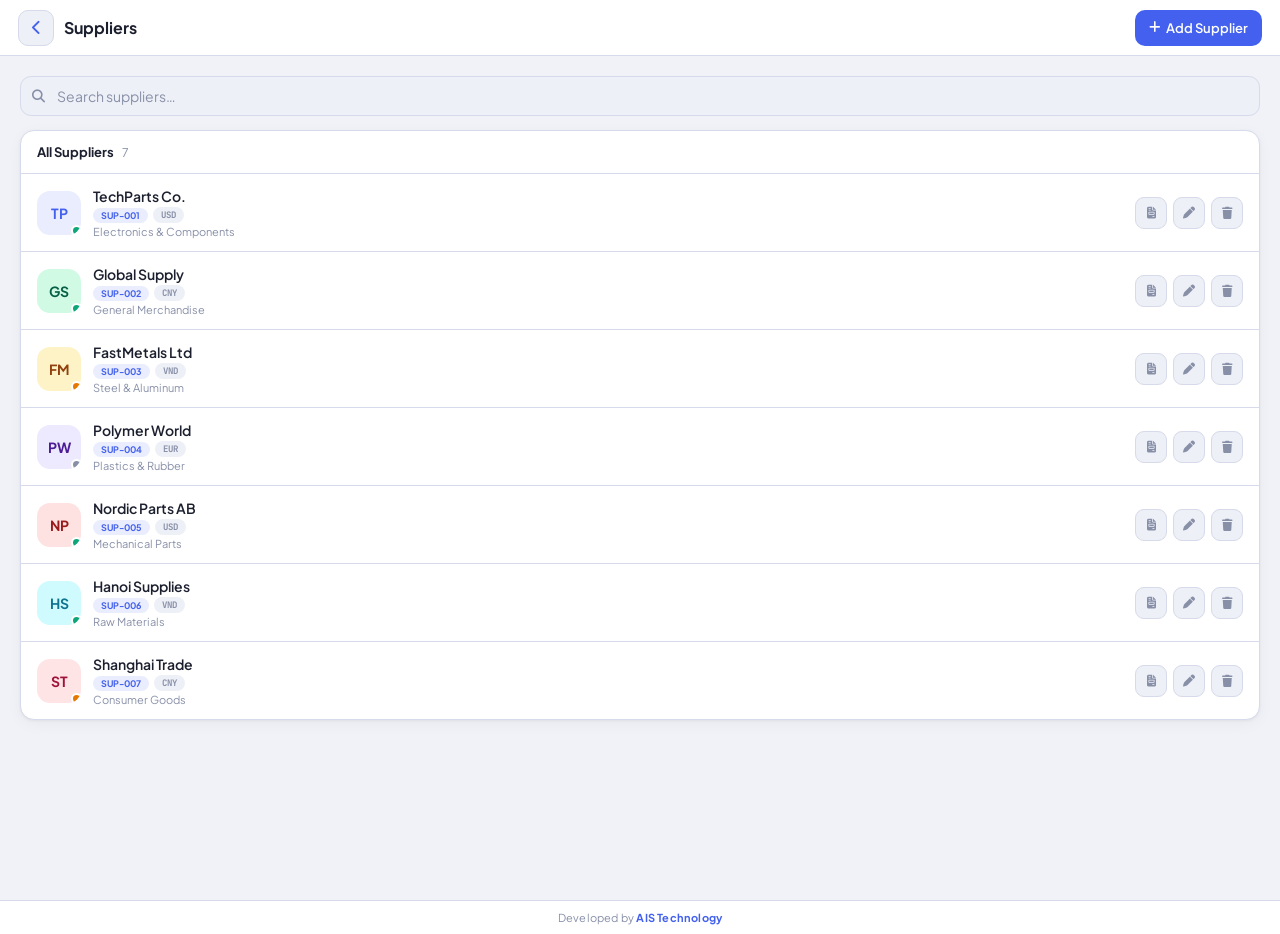
<file: suppliers.html>
<!DOCTYPE html>
<html lang="en">
<head>
<meta charset="UTF-8">
<meta name="viewport" content="width=device-width,initial-scale=1.0,viewport-fit=cover">
<title>Suppliers — POMS</title>
<link rel="stylesheet" href="shared.css">
<link href="https://cdnjs.cloudflare.com/ajax/libs/font-awesome/6.5.0/css/all.min.css" rel="stylesheet">
<style>
.iua {
  border: 1.5px dashed var(--bd); border-radius: 12px;
  background: var(--s2); overflow: hidden; margin-bottom: 13px;
  position: relative; transition: border-color .17s, background .17s; cursor: pointer;
}
.iua:hover { border-color: var(--acc); background: var(--acc-lt); }
.iua-ph {
  display: flex; flex-direction: column; align-items: center;
  justify-content: center; gap: 5px; padding: 20px; pointer-events: none;
}
.iua-ph i     { font-size: 24px; color: var(--mut); }
.iua-ph span  { font-size: 12px; color: var(--mut); font-weight: 500; }
.iua-ph small { font-size: 10px; color: var(--bd); }
.iua input[type="file"] {
  position: absolute; inset: 0; width: 100%; height: 100%; opacity: 0; cursor: pointer;
}
.iua-img { width: 100%; height: 120px; object-fit: cover; border-radius: 10px; display: none; }
</style>
</head>
<body>
<div class="app">
  <div class="main">
    <div class="topbar">
      <a href="index.html" class="t-back"><i class="fa fa-chevron-left"></i></a>
      <div class="topbar-title">Suppliers</div>
      <div class="topbar-actions">
        <button class="t-btn" onclick="openModal()"><i class="fa fa-plus"></i> Add Supplier</button>
      </div>
    </div>
    <div class="content">

      <div class="search-wrap" style="margin-bottom:14px;">
        <i class="fa fa-search"></i>
        <input class="search-input" placeholder="Search suppliers…" oninput="filterSups(this.value)">
      </div>

      <div class="card">
        <div class="card-head">
          <div class="card-title">All Suppliers <span class="card-sub" id="supCount">7</span></div>
        </div>

        <div id="supList">
          <!-- TechParts -->
          <div class="li" data-name="techparts electronics">
            <div class="li-av" style="background:#eaedfd;color:#4361ee;"><span class="ini">TP</span><div class="li-dot online"></div></div>
            <div class="li-bd"><div class="li-nm">TechParts Co.</div><div class="li-sub"><span class="tag t-bl" style="font-size:9px;">SUP-001</span><span class="tag t-gy" style="font-family:var(--mono);font-size:9px;">USD</span></div><div style="font-size:11px;color:var(--mut);margin-top:2px;">Electronics &amp; Components</div></div>
            <div class="li-acts"><div class="abt" onclick="window.location='purchase.html'" title="New PO"><i class="fa fa-file-invoice"></i></div><div class="abt" onclick="openModal('Edit Supplier')"><i class="fa fa-pen"></i></div><div class="abt del"><i class="fa fa-trash"></i></div></div>
          </div>
          <!-- Global Supply -->
          <div class="li" data-name="global supply merchandise">
            <div class="li-av" style="background:#d1fae5;color:#065f46;"><span class="ini">GS</span><div class="li-dot online"></div></div>
            <div class="li-bd"><div class="li-nm">Global Supply</div><div class="li-sub"><span class="tag t-bl" style="font-size:9px;">SUP-002</span><span class="tag t-gy" style="font-family:var(--mono);font-size:9px;">CNY</span></div><div style="font-size:11px;color:var(--mut);margin-top:2px;">General Merchandise</div></div>
            <div class="li-acts"><div class="abt" title="New PO"><i class="fa fa-file-invoice"></i></div><div class="abt" onclick="openModal('Edit Supplier')"><i class="fa fa-pen"></i></div><div class="abt del"><i class="fa fa-trash"></i></div></div>
          </div>
          <!-- FastMetals -->
          <div class="li" data-name="fastmetals steel">
            <div class="li-av" style="background:#fef3c7;color:#92400e;"><span class="ini">FM</span><div class="li-dot away"></div></div>
            <div class="li-bd"><div class="li-nm">FastMetals Ltd</div><div class="li-sub"><span class="tag t-bl" style="font-size:9px;">SUP-003</span><span class="tag t-gy" style="font-family:var(--mono);font-size:9px;">VND</span></div><div style="font-size:11px;color:var(--mut);margin-top:2px;">Steel &amp; Aluminum</div></div>
            <div class="li-acts"><div class="abt" title="New PO"><i class="fa fa-file-invoice"></i></div><div class="abt" onclick="openModal('Edit Supplier')"><i class="fa fa-pen"></i></div><div class="abt del"><i class="fa fa-trash"></i></div></div>
          </div>
          <!-- Polymer World -->
          <div class="li" data-name="polymer world plastics">
            <div class="li-av" style="background:#ede9fe;color:#4c1d95;"><span class="ini">PW</span><div class="li-dot offline"></div></div>
            <div class="li-bd"><div class="li-nm">Polymer World</div><div class="li-sub"><span class="tag t-bl" style="font-size:9px;">SUP-004</span><span class="tag t-gy" style="font-family:var(--mono);font-size:9px;">EUR</span></div><div style="font-size:11px;color:var(--mut);margin-top:2px;">Plastics &amp; Rubber</div></div>
            <div class="li-acts"><div class="abt" title="New PO"><i class="fa fa-file-invoice"></i></div><div class="abt" onclick="openModal('Edit Supplier')"><i class="fa fa-pen"></i></div><div class="abt del"><i class="fa fa-trash"></i></div></div>
          </div>
          <!-- Nordic Parts -->
          <div class="li" data-name="nordic parts mechanical">
            <div class="li-av" style="background:#fee2e2;color:#991b1b;"><span class="ini">NP</span><div class="li-dot online"></div></div>
            <div class="li-bd"><div class="li-nm">Nordic Parts AB</div><div class="li-sub"><span class="tag t-bl" style="font-size:9px;">SUP-005</span><span class="tag t-gy" style="font-family:var(--mono);font-size:9px;">USD</span></div><div style="font-size:11px;color:var(--mut);margin-top:2px;">Mechanical Parts</div></div>
            <div class="li-acts"><div class="abt" title="New PO"><i class="fa fa-file-invoice"></i></div><div class="abt" onclick="openModal('Edit Supplier')"><i class="fa fa-pen"></i></div><div class="abt del"><i class="fa fa-trash"></i></div></div>
          </div>
          <!-- Hanoi Supplies -->
          <div class="li" data-name="hanoi supplies raw materials">
            <div class="li-av" style="background:#cffafe;color:#0e7490;"><span class="ini">HS</span><div class="li-dot online"></div></div>
            <div class="li-bd"><div class="li-nm">Hanoi Supplies</div><div class="li-sub"><span class="tag t-bl" style="font-size:9px;">SUP-006</span><span class="tag t-gy" style="font-family:var(--mono);font-size:9px;">VND</span></div><div style="font-size:11px;color:var(--mut);margin-top:2px;">Raw Materials</div></div>
            <div class="li-acts"><div class="abt" title="New PO"><i class="fa fa-file-invoice"></i></div><div class="abt" onclick="openModal('Edit Supplier')"><i class="fa fa-pen"></i></div><div class="abt del"><i class="fa fa-trash"></i></div></div>
          </div>
          <!-- Shanghai Trade -->
          <div class="li" data-name="shanghai trade consumer goods">
            <div class="li-av" style="background:#ffe4e6;color:#9f1239;"><span class="ini">ST</span><div class="li-dot away"></div></div>
            <div class="li-bd"><div class="li-nm">Shanghai Trade</div><div class="li-sub"><span class="tag t-bl" style="font-size:9px;">SUP-007</span><span class="tag t-gy" style="font-family:var(--mono);font-size:9px;">CNY</span></div><div style="font-size:11px;color:var(--mut);margin-top:2px;">Consumer Goods</div></div>
            <div class="li-acts"><div class="abt" title="New PO"><i class="fa fa-file-invoice"></i></div><div class="abt" onclick="openModal('Edit Supplier')"><i class="fa fa-pen"></i></div><div class="abt del"><i class="fa fa-trash"></i></div></div>
          </div>
        </div>
      </div>
    </div>
  </div>
</div>


<!-- Modal -->
<div class="overlay" id="modal">
  <div class="sheet">
    <div class="sh-drag"></div>
    <div class="sh-hd"><h3 id="modalTitle">Add Supplier</h3><button class="sh-cl" onclick="closeModal()"><i class="fa fa-times"></i></button></div>
    <div class="sh-bd">
      <!-- Photo upload -->
      <div class="iua" onclick="document.getElementById('supImgFile').click()">
        <img class="iua-img" id="supImgPreview" alt="">
        <div class="iua-ph" id="supImgPh">
          <i class="fa fa-camera"></i>
          <span>Tap to add logo / photo</span>
          <small>JPG · PNG · WEBP</small>
        </div>
        <input type="file" id="supImgFile" accept="image/*" onchange="previewSupImg(this)">
      </div>
      <div class="field"><label>Supplier Name *</label><input id="fName" placeholder="e.g. ABC Trading Co."></div>
      <div class="field"><label>Currency *</label>
        <select id="fCurrency">
          <option value="">Select…</option>
          <option>USD</option><option>EUR</option><option>CNY</option>
          <option>VND</option><option>THB</option><option>SGD</option>
        </select>
      </div>
      <div class="r2">
        <div class="field"><label>Phone</label><input id="fPhone" type="tel" placeholder="+1 555 0000"></div>
        <div class="field"><label>Email</label><input id="fEmail" type="email" placeholder="info@supplier.com"></div>
      </div>
      <button class="sh-save"><i class="fa fa-check" style="margin-right:6px;"></i>Save Supplier</button>
    </div>
  </div>
</div>
  <footer class="app-footer">Developed by <span>AIS Technology</span></footer>


<script>
function openModal(title) {
  document.getElementById('modalTitle').textContent = title || 'Add Supplier';
  // Reset image
  document.getElementById('supImgFile').value = '';
  document.getElementById('supImgPreview').style.display = 'none';
  document.getElementById('supImgPh').style.display = '';
  document.getElementById('modal').classList.add('show');
}
function closeModal() { document.getElementById('modal').classList.remove('show'); }

function previewSupImg(input) {
  if (!input.files || !input.files[0]) return;
  var reader = new FileReader();
  reader.onload = function(e) {
    var img = document.getElementById('supImgPreview');
    img.src = e.target.result;
    img.style.display = 'block';
    document.getElementById('supImgPh').style.display = 'none';
  };
  reader.readAsDataURL(input.files[0]);
}
document.getElementById('modal').addEventListener('click', function(e){ if(e.target===this) closeModal(); });

function filterSups(q) {
  q = q.toLowerCase();
  const rows = document.querySelectorAll('#supList .li');
  let visible = 0;
  rows.forEach(r => {
    const match = !q || r.dataset.name.includes(q);
    r.style.display = match ? '' : 'none';
    if (match) visible++;
  });
  document.getElementById('supCount').textContent = visible;
}
</script>
</body>
</html>
</file>
<file: shared.css>
/* ============================================================
   POMS — Shared Design System
   Import this in every page: <link rel="stylesheet" href="shared.css">
   ============================================================ */

/* ── FONTS ── */
@import url('https://fonts.googleapis.com/css2?family=Plus+Jakarta+Sans:wght@300;400;500;600;700;800&family=JetBrains+Mono:wght@400;600;700&display=swap');

/* ── DESIGN TOKENS ── */
:root {
  /* Surfaces */
  --bg:  #f0f2f8;
  --s1:  #ffffff;
  --s2:  #eef0f7;
  --s3:  #e4e7f0;
  --bd:  #d6daea;

  /* Brand */
  --acc:    #4361ee;
  --acc-lt: #eaedfd;
  --acc-dk: #2f4ac9;
  --pur:    #7048d4;

  /* Semantic */
  --grn:    #0ca678;  --grn-lt: #e6faf4;
  --amb:    #e67700;  --amb-lt: #fff4e0;
  --red:    #e03131;  --red-lt: #fff0f0;
  --cyn:    #1098ad;  --cyn-lt: #e3faff;

  /* Text */
  --txt: #1c1f2e;
  --tx2: #4a5068;
  --mut: #8890a8;

  /* Elevation */
  --sh:  0 1px 3px rgba(0,0,0,.05), 0 4px 16px rgba(0,0,0,.04);
  --sh2: 0 8px 28px rgba(0,0,0,.10);
  --sh3: 0 20px 60px rgba(0,0,0,.14);

  /* Type */
  --mono: 'JetBrains Mono', monospace;
  --sans: 'Plus Jakarta Sans', sans-serif;

  /* Layout */
  --topbar:  56px;
  --radius:  14px;
}

/* ── RESET ── */
*, *::before, *::after { box-sizing: border-box; margin: 0; padding: 0; -webkit-tap-highlight-color: transparent; }
html, body { height: 100%; font-family: var(--sans); background: var(--bg); color: var(--txt); }
a { text-decoration: none; color: inherit; }
button { font-family: var(--sans); }

/* ── SCROLLBAR ── */
::-webkit-scrollbar { width: 4px; height: 4px; }
::-webkit-scrollbar-track { background: transparent; }
::-webkit-scrollbar-thumb { background: var(--bd); border-radius: 2px; }

/* ══════════════════════════════════════════════════════
   APP SHELL
   ══════════════════════════════════════════════════════ */
.app   { display: flex; height: 100dvh; overflow: hidden; }
.main  { flex: 1; display: flex; flex-direction: column; overflow: hidden; min-width: 0; }

/* ── TOPBAR ── */
.topbar {
  height: var(--topbar); display: flex; align-items: center; gap: 10px;
  padding: 0 18px; background: var(--s1); border-bottom: 1px solid var(--bd);
  flex-shrink: 0; z-index: 10;
}
.topbar-title { font-size: 16px; font-weight: 700; flex: 1; min-width: 0; }
.topbar-actions { display: flex; gap: 8px; align-items: center; flex-shrink: 0; }

/* ── BUTTONS ── */
.t-back {
  width: 36px; height: 36px; border-radius: 10px;
  background: var(--s2); border: 1px solid var(--bd);
  color: var(--acc); font-size: 15px; cursor: pointer;
  display: flex; align-items: center; justify-content: center;
  flex-shrink: 0; transition: all .15s;
}
.t-back:hover { background: var(--acc); color: #fff; border-color: var(--acc); }
.t-btn {
  height: 36px; padding: 0 14px; border-radius: 10px;
  background: var(--acc); border: none; color: #fff;
  font-family: var(--sans); font-weight: 600; font-size: 13px;
  cursor: pointer; display: inline-flex; align-items: center; gap: 6px;
  transition: opacity .15s; white-space: nowrap;
}
.t-btn:hover { opacity: .88; }
.t-btn.ghost { background: var(--s2); color: var(--tx2); border: 1.5px solid var(--bd); }
.t-btn.ghost:hover { background: var(--s3); }
.t-btn.danger { background: var(--red); }
.ibt {
  width: 36px; height: 36px; border-radius: 10px;
  background: var(--s2); border: 1px solid var(--bd);
  color: var(--mut); cursor: pointer; display: flex;
  align-items: center; justify-content: center;
  font-size: 13px; transition: all .15s; position: relative; flex-shrink: 0;
}
.ibt:hover  { background: var(--s3); color: var(--txt); }
.ibt .notif { position: absolute; top: 5px; right: 5px; width: 8px; height: 8px; border-radius: 50%; background: var(--red); border: 2px solid var(--s1); }

/* ── CONTENT ── */
.content { flex: 1; overflow-y: auto; padding: 20px; }

/* ── CARD ── */
.card { background: var(--s1); border: 1px solid var(--bd); border-radius: var(--radius); box-shadow: var(--sh); overflow: hidden; margin-bottom: 14px; }
.card-head { display: flex; align-items: center; justify-content: space-between; padding: 13px 16px; border-bottom: 1px solid var(--bd); gap: 10px; }
.card-title { font-size: 13px; font-weight: 700; }
.card-sub   { font-size: 12px; color: var(--mut); font-weight: 400; margin-left: 6px; }

/* ── LIST ITEMS ── */
.li { display: flex; align-items: center; gap: 12px; padding: 13px 16px; border-bottom: 1px solid var(--bd); }
.li:last-child { border-bottom: none; }
.li.tap { cursor: pointer; transition: background .12s; }
.li.tap:hover, .li.tap:active { background: var(--s2); }
.li-av {
  width: 44px; height: 44px; border-radius: 13px; flex-shrink: 0;
  display: flex; align-items: center; justify-content: center;
  font-weight: 700; font-size: 14px; overflow: hidden; position: relative;
}
.li-av img { width: 100%; height: 100%; object-fit: cover; border-radius: inherit; position: absolute; inset: 0; }
.li-av .ini { position: relative; z-index: 1; }
.li-dot { position: absolute; bottom: -1px; right: -1px; width: 11px; height: 11px; border-radius: 50%; border: 2px solid var(--s1); z-index: 2; }
.li-dot.online  { background: var(--grn); }
.li-dot.away    { background: var(--amb); }
.li-dot.offline { background: var(--mut); }
.li-bd  { flex: 1; min-width: 0; }
.li-nm  { font-weight: 600; font-size: 14px; white-space: nowrap; overflow: hidden; text-overflow: ellipsis; }
.li-sub { font-size: 11px; color: var(--mut); margin-top: 2px; display: flex; align-items: center; gap: 5px; flex-wrap: wrap; }
.li-rt  { text-align: right; flex-shrink: 0; }
.li-acts { display: flex; gap: 6px; flex-shrink: 0; }
.abt {
  width: 32px; height: 32px; border-radius: 9px;
  background: var(--s2); border: 1px solid var(--bd);
  color: var(--mut); cursor: pointer; font-size: 12px;
  display: flex; align-items: center; justify-content: center;
  transition: all .15s;
}
.abt:hover, .abt:active { background: var(--acc); color: #fff; border-color: var(--acc); }
.abt.del:hover, .abt.del:active { background: var(--red); border-color: var(--red); color: #fff; }

/* ── TAGS ── */
.tag { display: inline-flex; align-items: center; font-size: 10px; font-weight: 700; padding: 2px 8px; border-radius: 50px; white-space: nowrap; }
.t-bl { background: var(--acc-lt); color: var(--acc); }
.t-gn { background: var(--grn-lt); color: var(--grn); }
.t-am { background: var(--amb-lt); color: var(--amb); }
.t-rd { background: var(--red-lt); color: var(--red); }
.t-gy { background: var(--s2);    color: var(--mut); }

/* ── EMPTY STATE ── */
.empty { display: flex; flex-direction: column; align-items: center; justify-content: center; padding: 52px 24px; text-align: center; color: var(--mut); }
.empty i { font-size: 32px; opacity: .25; margin-bottom: 14px; }
.empty p { font-size: 13px; line-height: 1.8; }
.empty a { color: var(--acc); font-weight: 600; }

/* ── SECTION HEADER ── */
.section-hd { display: flex; align-items: center; justify-content: space-between; margin-bottom: 12px; margin-top: 4px; }
.section-t { font-size: 13px; font-weight: 700; }
.section-lnk { font-size: 12px; color: var(--acc); font-weight: 600; cursor: pointer; }

/* ── SEARCH BOX ── */
.search-wrap { position: relative; }
.search-wrap i { position: absolute; left: 12px; top: 50%; transform: translateY(-50%); color: var(--mut); font-size: 13px; pointer-events: none; }
.search-input {
  width: 100%; background: var(--s2); border: 1.5px solid var(--bd); border-radius: 11px;
  color: var(--txt); font-family: var(--sans); font-size: 14px;
  padding: 10px 14px 10px 36px; outline: none; transition: border .17s, background .17s;
  -webkit-appearance: none;
}
.search-input:focus { border-color: var(--acc); background: #fff; }
.search-input::placeholder { color: var(--mut); }

/* ── MODAL / BOTTOM SHEET ── */
.overlay { position: fixed; inset: 0; background: rgba(10,12,22,.48); z-index: 200; display: none; align-items: flex-end; backdrop-filter: blur(4px); }
.overlay.show { display: flex; }
.sheet {
  background: var(--s1); border-radius: 22px 22px 0 0;
  width: 100%; max-height: 92dvh;
  overflow: hidden; display: flex; flex-direction: column;
  box-shadow: 0 -8px 40px rgba(0,0,0,.14);
}
@media (min-width: 600px) {
  .overlay { align-items: center; justify-content: center; }
  .sheet   { border-radius: 18px; width: 480px; max-width: 96vw; max-height: 88dvh; }
}
.sh-drag { width: 36px; height: 4px; border-radius: 2px; background: var(--bd); margin: 12px auto 0; flex-shrink: 0; }
@media (min-width: 600px) { .sh-drag { display: none; } }
.sh-hd { display: flex; align-items: center; justify-content: space-between; padding: 12px 18px 10px; border-bottom: 1px solid var(--bd); flex-shrink: 0; }
.sh-hd h3 { font-size: 15px; font-weight: 700; }
.sh-cl { width: 30px; height: 30px; border-radius: 8px; background: var(--s2); border: none; color: var(--mut); cursor: pointer; display: flex; align-items: center; justify-content: center; font-size: 12px; }
.sh-bd { overflow-y: auto; padding: 14px 18px 30px; flex: 1; }

/* ── FORM FIELDS ── */
.field { margin-bottom: 13px; }
.field label { display: block; font-size: 10px; font-weight: 700; color: var(--mut); margin-bottom: 5px; text-transform: uppercase; letter-spacing: .6px; }
.field input, .field select, .field textarea {
  width: 100%; background: #fff; border: 1.5px solid var(--bd); border-radius: 11px;
  color: var(--txt); font-family: var(--sans); font-size: 14px;
  padding: 10px 13px; outline: none; transition: border .17s, box-shadow .17s; -webkit-appearance: none;
}
.field input:focus, .field select:focus, .field textarea:focus { border-color: var(--acc); box-shadow: 0 0 0 3px rgba(67,97,238,.1); }
.field input::placeholder, .field textarea::placeholder { color: var(--mut); }
.field select {
  background-image: url("data:image/svg+xml,%3Csvg xmlns='http://www.w3.org/2000/svg' width='12' height='8'%3E%3Cpath d='M1 1l5 5 5-5' stroke='%238890a8' stroke-width='1.6' fill='none' stroke-linecap='round'/%3E%3C/svg%3E");
  background-repeat: no-repeat; background-position: right 13px center;
  padding-right: 36px; background-color: #fff; cursor: pointer;
}
.field textarea { resize: none; height: 68px; line-height: 1.55; }
.r2 { display: grid; grid-template-columns: 1fr 1fr; gap: 12px; }
.sh-save {
  width: 100%; background: linear-gradient(135deg, var(--acc), var(--pur));
  border: none; border-radius: 12px; color: #fff;
  font-family: var(--sans); font-weight: 700; font-size: 15px;
  padding: 13px; cursor: pointer; margin-top: 6px;
  box-shadow: 0 4px 14px rgba(67,97,238,.24);
  transition: opacity .15s;
}
.sh-save:hover { opacity: .92; }
.sh-save:active { opacity: .84; }

/* ── TOAST ── */
.toast {
  position: fixed; top: 16px; left: 50%; transform: translateX(-50%) translateY(-70px);
  background: var(--txt); color: #fff; padding: 10px 20px; border-radius: 12px;
  font-size: 13px; font-weight: 600; z-index: 999; box-shadow: var(--sh2);
  transition: transform .3s cubic-bezier(.4,0,.2,1); white-space: nowrap;
}
.toast.show { transform: translateX(-50%) translateY(0); }
.toast.ok  { background: var(--grn); }
.toast.err { background: var(--red); }

/* ── RESPONSIVE LAYOUT ── */
@media (max-width: 768px) {
  .topbar { padding: 0 14px; }
}

/* ── FILTER CHIPS ── */
.filter-bar { display: flex; gap: 6px; overflow-x: auto; padding-bottom: 2px; scrollbar-width: none; }
.filter-bar::-webkit-scrollbar { display: none; }
.chip {
  height: 30px; padding: 0 14px; border-radius: 20px;
  background: var(--s1); border: 1.5px solid var(--bd);
  font-family: var(--sans); font-size: 12px; font-weight: 600; color: var(--tx2);
  white-space: nowrap; cursor: pointer; flex-shrink: 0;
  transition: all .15s; display: inline-flex; align-items: center;
}
.chip.on, .chip:hover { background: var(--acc); color: #fff; border-color: var(--acc); }

/* ── FOOTER ── */
.app-footer {
  flex-shrink: 0;
  text-align: center;
  padding: 10px 16px;
  font-size: 11px;
  color: var(--mut);
  border-top: 1px solid var(--bd);
  background: var(--s1);
  letter-spacing: .2px;
}
.app-footer span { font-weight: 700; color: var(--acc); }
</file>
